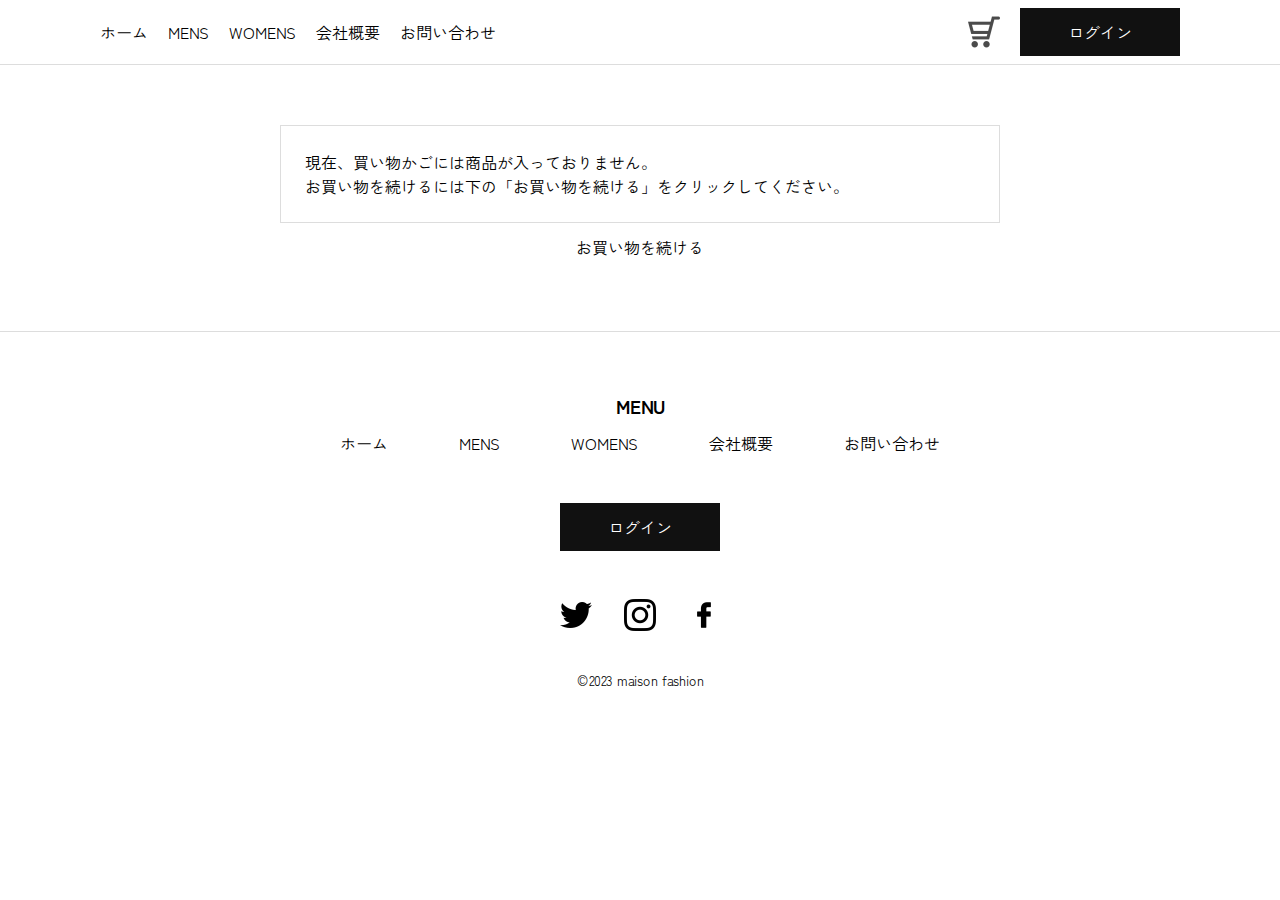
<file: cart.html>
<!DOCTYPE html>
<html lang="ja">
<head>
  <meta charset="UTF-8">
  <meta name="viewport" content="width=device-width, initial-scale=1.0">
  <title>masion Fashion</title>
  <link rel="stylesheet" href="style.css">
  <link rel="stylesheet" href="style.css">
  <link rel="preconnect" href="https://fonts.googleapis.com">
<link rel="preconnect" href="https://fonts.gstatic.com" crossorigin>
<link href="https://fonts.googleapis.com/css2?family=Zen+Kaku+Gothic+New:wght@500&display=swap" rel="stylesheet">
</head>
<body>
  <header>
    <nav>
      <ul>
        <li>
          <a href="index.html">ホーム</a>
        </li>
        <li>
          <a href="#" id="header-mens">MENS</a>
        </li>
        <li>
          <a href="#" id="header-womens">WOMENS</a>
        </li>
        <li>
          <a href="company.html">会社概要</a>
        </li>
        <li>
          <a href="contact.html">お問い合わせ</a>
        </li>
      </ul>
    </nav>
    <div id="header-open-mensmenu">
      <ul>
        <li>
          <a href="index.html#pickitem" id="pick-mensitem">ピックアイテム</a>
        </li>
        <li>
          <a href="mens.html">すべてのアイテム</a>
        </li>
      </ul>
    </div>
    <div id="header-open-womensmenu">
      <ul>
        <li>
          <a href="index.html#pickitem" id="pick-womensitem">ピックアイテム</a>
        </li>
        <li>
          <a href="womens.html">すべてのアイテム</a>
        </li>
      </ul>
    </div>

    <div id="hamburger">
      <div id="border1"></div>
      <div id="border2"></div>
    </div>
    <div id="open-menu">
      <ul>
        <li>
          <a href="index.html">ホーム</a>
        </li>
        <li>
          <a href="#" id="mens-sp">MENS</a>
        </li>
        <li>
          <a href="#" id="womens-sp">WOMENS</a>
        </li>
        <li>
          <a href="company.html">会社概要</a>
        </li>
        <li>
          <a href="contact.html">お問い合わせ</a>
        </li>
      </ul>
    </div>
    <div id="open-mensmenu">
      <ul>
        <li>
          <a href="index.html#pickitem" id="pick-mensitem-sp">ピックアイテム</a>
        </li>
        <li>
          <a href="mens.html">すべてのアイテム</a>
        </li>
      </ul>
    </div>
    <div id="open-womensmenu">
      <ul>
        <li>
          <a href="index.html#pickitem" id="pick-womensitem-sp">ピックアイテム</a>
        </li>
        <li>
          <a href="womens.html">すべてのアイテム</a>
        </li>
      </ul>
    </div>
    <div id="mask"></div>

    <div class="header-logmenu">
      <div class="header-cart">
        <a href="cart.html"><img src="cart.png" alt="" width="32" height="32"></a>
      </div>
      <div class="header-log">
        <a href="log.html">ログイン</a>
      </div>
    </div>
  </header>

  <main>
    <section class="cart-form">
      <div>
        <p>現在、買い物かごには商品が入っておりません。</p>
        <p>お買い物を続けるには下の「お買い物を続ける」をクリックしてください。</p>
      </div>
      <div>
        <a href="index.html">お買い物を続ける</a>
      </div>
    </section>
  </main>

  <footer>
    <div class="footer-menu">
      <h3>MENU</h3>
      <ul>
        <li>
          <a href="index.html">ホーム</a>
        </li>
        <li>
          <a href="mens.html">MENS</a>
        </li>
        <li>
          <a href="womens.html">WOMENS</a>
        </li>
        <li>
          <a href="company.html">会社概要</a>
        </li>
        <li>
          <a href="contact.html">お問い合わせ</a>
        </li>
      </ul>
    </div>
    <div class="footer-log">
      <a href="log.html">ログイン</a>
    </div>
    <div class="footer-sns">
      <ul>
        <li>
          <a href="#"><img src="twitter.png" alt="" width="32" height="32"></a>
        </li>
        <li>
          <a href="#"><img src="instagram.png" alt="" width="32" height="32"></a>
        </li>
        <li>
          <a href="#"><img src="facebook.png" alt="" width="32" height="32"></a>
        </li>
      </ul>
    </div>
    <div class="footer-copy">
      <small>&copy;2023 maison fashion</small>
    </div>
  </footer>

  <script src="main.js"></script>
</body>
</html>
</file>
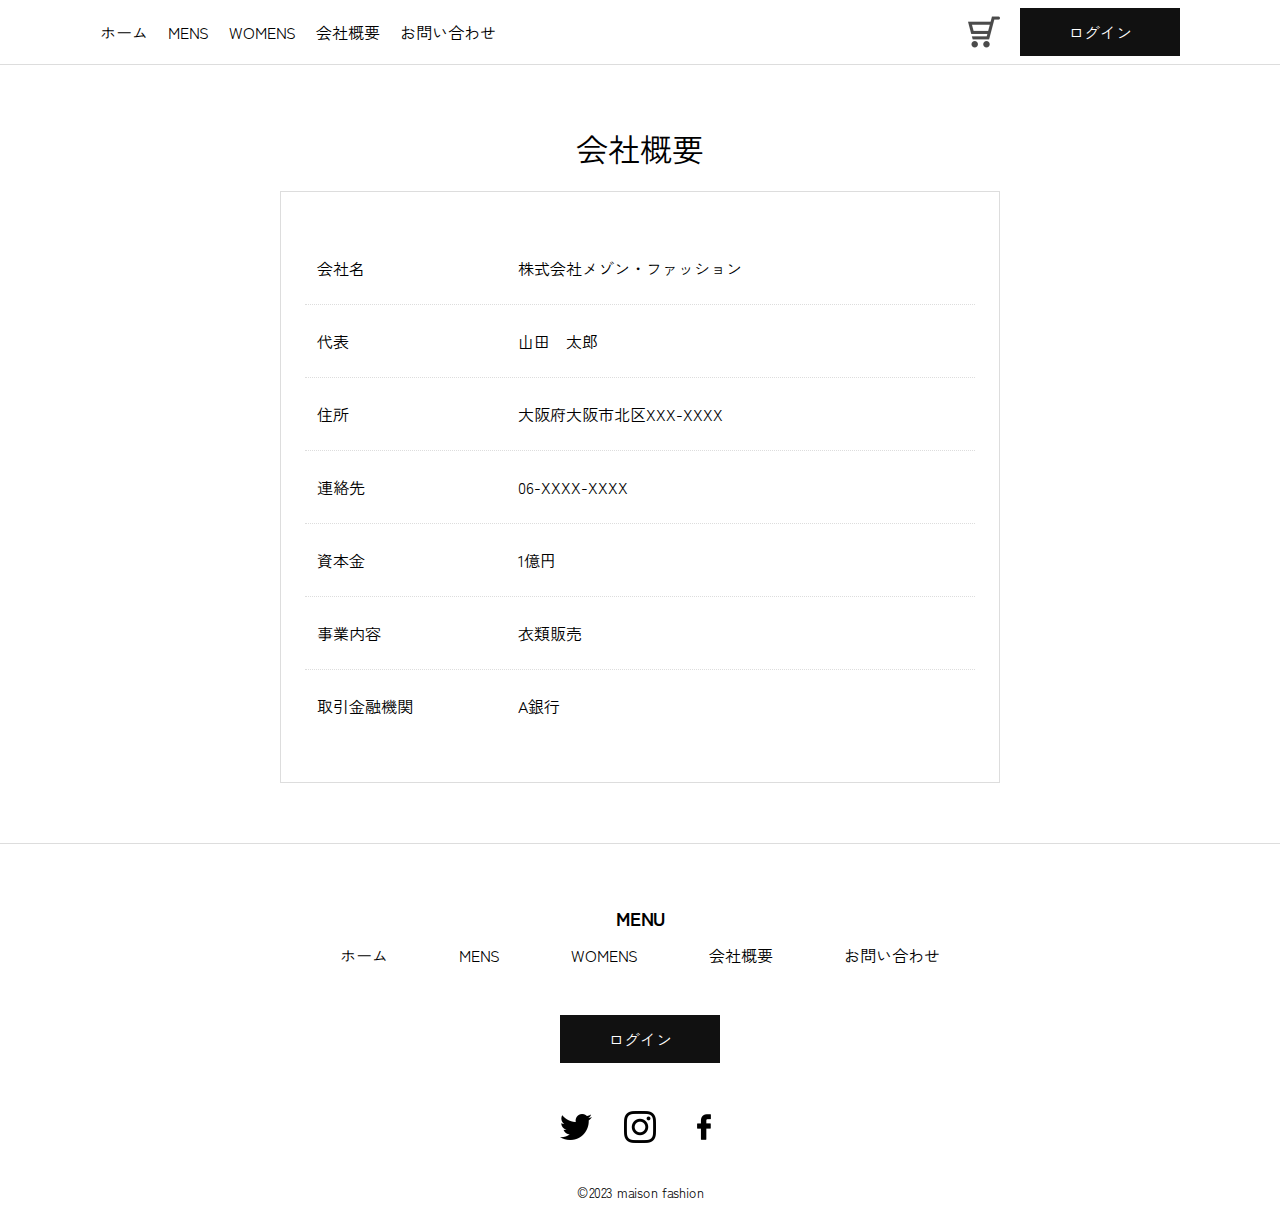
<file: company.html>
<!DOCTYPE html>
<html lang="ja">
<head>
  <meta charset="UTF-8">
  <meta name="viewport" content="width=device-width, initial-scale=1.0">
  <title>masion Fashion</title>
  <link rel="stylesheet" href="style.css">
  <link rel="stylesheet" href="style.css">
  <link rel="preconnect" href="https://fonts.googleapis.com">
<link rel="preconnect" href="https://fonts.gstatic.com" crossorigin>
<link href="https://fonts.googleapis.com/css2?family=Zen+Kaku+Gothic+New:wght@500&display=swap" rel="stylesheet">
</head>
<body>
  <header>
    <nav>
      <ul>
        <li>
          <a href="index.html">ホーム</a>
        </li>
        <li>
          <a href="#" id="header-mens">MENS</a>
        </li>
        <li>
          <a href="#" id="header-womens">WOMENS</a>
        </li>
        <li>
          <a href="company.html">会社概要</a>
        </li>
        <li>
          <a href="contact.html">お問い合わせ</a>
        </li>
      </ul>
    </nav>
    <div id="header-open-mensmenu">
      <ul>
        <li>
          <a href="index.html#pickitem" id="pick-mensitem">ピックアイテム</a>
        </li>
        <li>
          <a href="mens.html">すべてのアイテム</a>
        </li>
      </ul>
    </div>
    <div id="header-open-womensmenu">
      <ul>
        <li>
          <a href="index.html#pickitem" id="pick-womensitem">ピックアイテム</a>
        </li>
        <li>
          <a href="womens.html">すべてのアイテム</a>
        </li>
      </ul>
    </div>

    <div id="hamburger">
      <div id="border1"></div>
      <div id="border2"></div>
    </div>
    <div id="open-menu">
      <ul>
        <li>
          <a href="index.html">ホーム</a>
        </li>
        <li>
          <a href="#" id="mens-sp">MENS</a>
        </li>
        <li>
          <a href="#" id="womens-sp">WOMENS</a>
        </li>
        <li>
          <a href="company.html">会社概要</a>
        </li>
        <li>
          <a href="contact.html">お問い合わせ</a>
        </li>
      </ul>
    </div>
    <div id="open-mensmenu">
      <ul>
        <li>
          <a href="index.html#pickitem" id="pick-mensitem-sp">ピックアイテム</a>
        </li>
        <li>
          <a href="mens.html">すべてのアイテム</a>
        </li>
      </ul>
    </div>
    <div id="open-womensmenu">
      <ul>
        <li>
          <a href="index.html#pickitem" id="pick-womensitem-sp">ピックアイテム</a>
        </li>
        <li>
          <a href="womens.html">すべてのアイテム</a>
        </li>
      </ul>
    </div>
    <div id="mask"></div>

    <div class="header-logmenu">
      <div class="header-cart">
        <a href="cart.html"><img src="cart.png" alt="" width="32" height="32"></a>
      </div>
      <div class="header-log">
        <a href="log.html">ログイン</a>
      </div>
    </div>
  </header>

  <main>
    <section class="company">
      <h2>会社概要</h2>
      <div>
        <dl>
          <div>
            <dt>会社名</dt>
            <dd>株式会社メゾン・ファッション</dd>
          </div>
          <div>
            <dt>代表</dt>
            <dd>山田　太郎</dd>
          </div>
          <div>
            <dt>住所</dt>
            <dd>大阪府大阪市北区XXX-XXXX</dd>
          </div>
          <div>
            <dt>連絡先</dt>
            <dd>06-XXXX-XXXX</dd>
          </div>
          <div>
            <dt>資本金</dt>
            <dd>1億円</dd>
          </div>
          <div>
            <dt>事業内容</dt>
            <dd>衣類販売</dd>
          </div>
          <div>
            <dt>取引金融機関</dt>
            <dd>A銀行</dd>
          </div>
        </dl>
      </div>
    </section>
  </main>

  <footer>
    <div class="footer-menu">
      <h3>MENU</h3>
      <ul>
        <li>
          <a href="index.html">ホーム</a>
        </li>
        <li>
          <a href="mens.html">MENS</a>
        </li>
        <li>
          <a href="womens.html">WOMENS</a>
        </li>
        <li>
          <a href="company.html">会社概要</a>
        </li>
        <li>
          <a href="contact.html">お問い合わせ</a>
        </li>
      </ul>
    </div>
    <div class="footer-log">
      <a href="log.html">ログイン</a>
    </div>
    <div class="footer-sns">
      <ul>
        <li>
          <a href="#"><img src="twitter.png" alt="" width="32" height="32"></a>
        </li>
        <li>
          <a href="#"><img src="instagram.png" alt="" width="32" height="32"></a>
        </li>
        <li>
          <a href="#"><img src="facebook.png" alt="" width="32" height="32"></a>
        </li>
      </ul>
    </div>
    <div class="footer-copy">
      <small>&copy;2023 maison fashion</small>
    </div>
  </footer>

  <script src="main.js"></script>
</body>
</html>
</file>
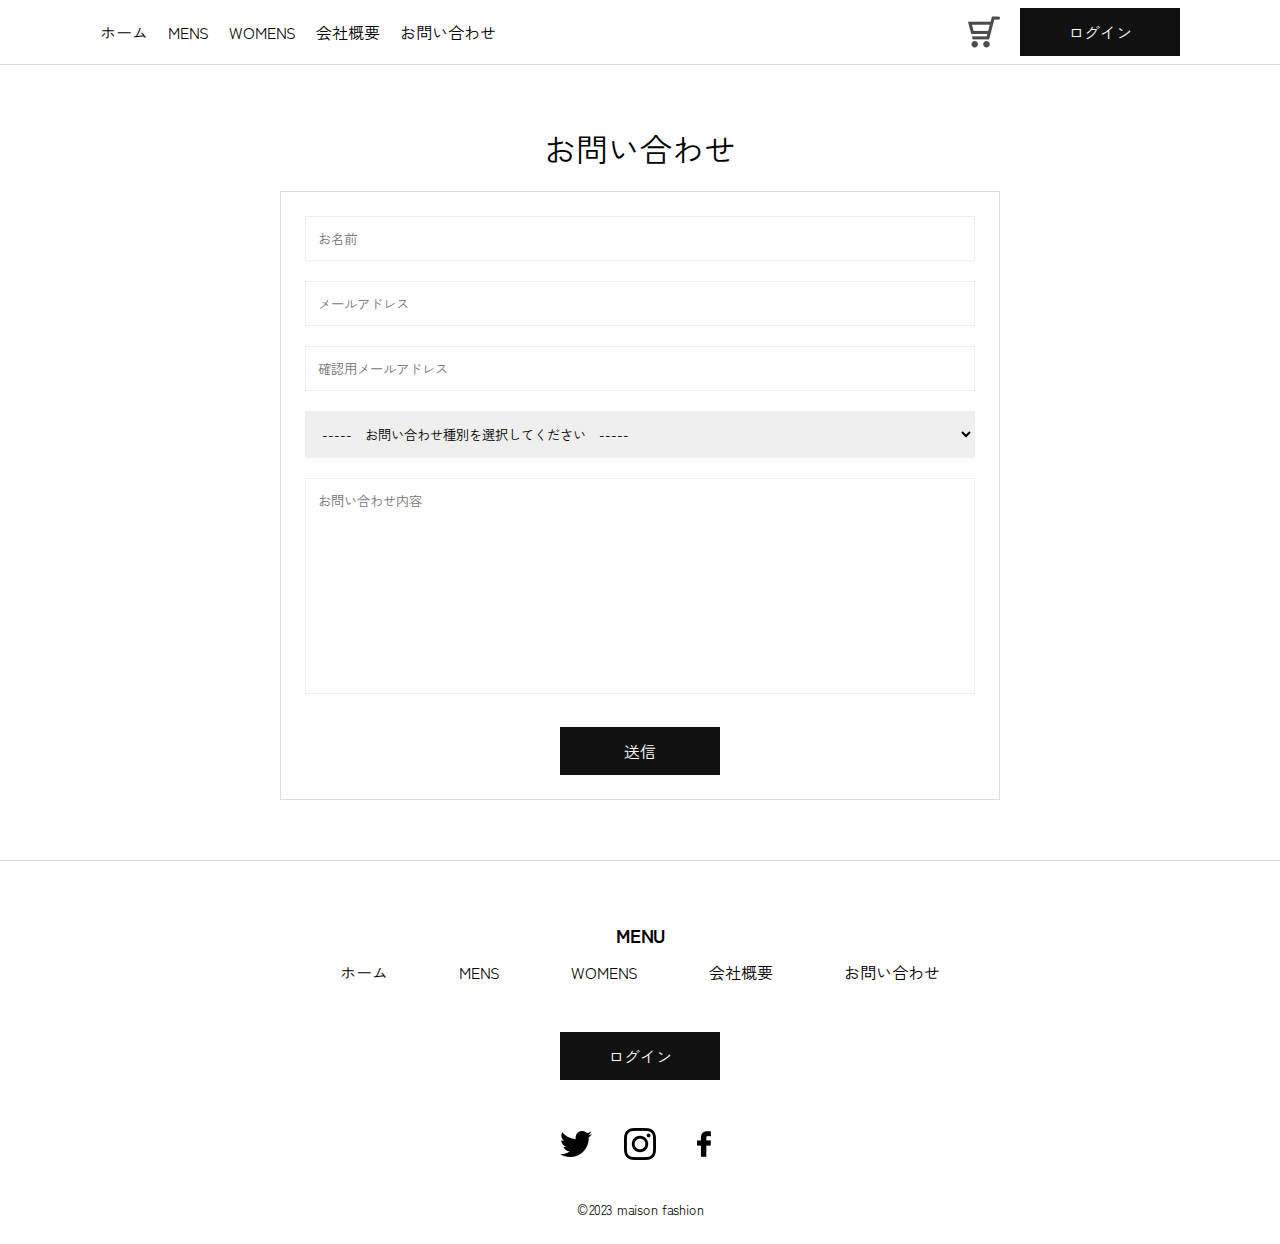
<file: contact.html>
<!DOCTYPE html>
<html lang="ja">
<head>
  <meta charset="UTF-8">
  <meta name="viewport" content="width=device-width, initial-scale=1.0">
  <title>masion Fashion</title>
  <link rel="stylesheet" href="style.css">
  <link rel="stylesheet" href="style.css">
  <link rel="preconnect" href="https://fonts.googleapis.com">
<link rel="preconnect" href="https://fonts.gstatic.com" crossorigin>
<link href="https://fonts.googleapis.com/css2?family=Zen+Kaku+Gothic+New:wght@500&display=swap" rel="stylesheet">
</head>
<body>
  <header>
    <nav>
      <ul>
        <li>
          <a href="index.html">ホーム</a>
        </li>
        <li>
          <a href="#" id="header-mens">MENS</a>
        </li>
        <li>
          <a href="#" id="header-womens">WOMENS</a>
        </li>
        <li>
          <a href="company.html">会社概要</a>
        </li>
        <li>
          <a href="contact.html">お問い合わせ</a>
        </li>
      </ul>
    </nav>
    <div id="header-open-mensmenu">
      <ul>
        <li>
          <a href="index.html#pickitem" id="pick-mensitem">ピックアイテム</a>
        </li>
        <li>
          <a href="mens.html">すべてのアイテム</a>
        </li>
      </ul>
    </div>
    <div id="header-open-womensmenu">
      <ul>
        <li>
          <a href="index.html#pickitem" id="pick-womensitem">ピックアイテム</a>
        </li>
        <li>
          <a href="womens.html">すべてのアイテム</a>
        </li>
      </ul>
    </div>

    <div id="hamburger">
      <div id="border1"></div>
      <div id="border2"></div>
    </div>
    <div id="open-menu">
      <ul>
        <li>
          <a href="index.html">ホーム</a>
        </li>
        <li>
          <a href="#" id="mens-sp">MENS</a>
        </li>
        <li>
          <a href="#" id="womens-sp">WOMENS</a>
        </li>
        <li>
          <a href="company.html">会社概要</a>
        </li>
        <li>
          <a href="contact.html">お問い合わせ</a>
        </li>
      </ul>
    </div>
    <div id="open-mensmenu">
      <ul>
        <li>
          <a href="index.html#pickitem" id="pick-mensitem-sp">ピックアイテム</a>
        </li>
        <li>
          <a href="mens.html">すべてのアイテム</a>
        </li>
      </ul>
    </div>
    <div id="open-womensmenu">
      <ul>
        <li>
          <a href="index.html#pickitem" id="pick-womensitem-sp">ピックアイテム</a>
        </li>
        <li>
          <a href="womens.html">すべてのアイテム</a>
        </li>
      </ul>
    </div>
    <div id="mask"></div>

    <div class="header-logmenu">
      <div class="header-cart">
        <a href="cart.html"><img src="cart.png" alt="" width="32" height="32"></a>
      </div>
      <div class="header-log">
        <a href="log.html">ログイン</a>
      </div>
    </div>
  </header>

  <main>
    <section class="contact-form">
      <h2>お問い合わせ</h2>
      <div>
        <input type="text" name="name" placeholder="お名前">
        <input type="email" name="email" placeholder="メールアドレス">
        <input type="email" name="confirmed-email" placeholder="確認用メールアドレス">
        <select name="reason">
          <option selected>-----　お問い合わせ種別を選択してください　-----</option>
          <option>商品が届かない</option>
          <option>商品を返品したい</option>
          <option>間違って注文した</option>
          <option>登録内容を変更したい</option>
          <option>その他</option>
        </select>
        <textarea name="content" cols="30" rows="10" placeholder="お問い合わせ内容 "></textarea>
        <div class="button" id="contact-button">送信</div>
      </div>
    </section>
  </main>

  <footer>
    <div class="footer-menu">
      <h3>MENU</h3>
      <ul>
        <li>
          <a href="index.html">ホーム</a>
        </li>
        <li>
          <a href="mens.html">MENS</a>
        </li>
        <li>
          <a href="womens.html">WOMENS</a>
        </li>
        <li>
          <a href="company.html">会社概要</a>
        </li>
        <li>
          <a href="contact.html">お問い合わせ</a>
        </li>
      </ul>
    </div>
    <div class="footer-log">
      <a href="log.html">ログイン</a>
    </div>
    <div class="footer-sns">
      <ul>
        <li>
          <a href="#"><img src="twitter.png" alt="" width="32" height="32"></a>
        </li>
        <li>
          <a href="#"><img src="instagram.png" alt="" width="32" height="32"></a>
        </li>
        <li>
          <a href="#"><img src="facebook.png" alt="" width="32" height="32"></a>
        </li>
      </ul>
    </div>
    <div class="footer-copy">
      <small>&copy;2023 maison fashion</small>
    </div>
  </footer>

  <script src="main.js"></script>
</body>
</html>
</file>
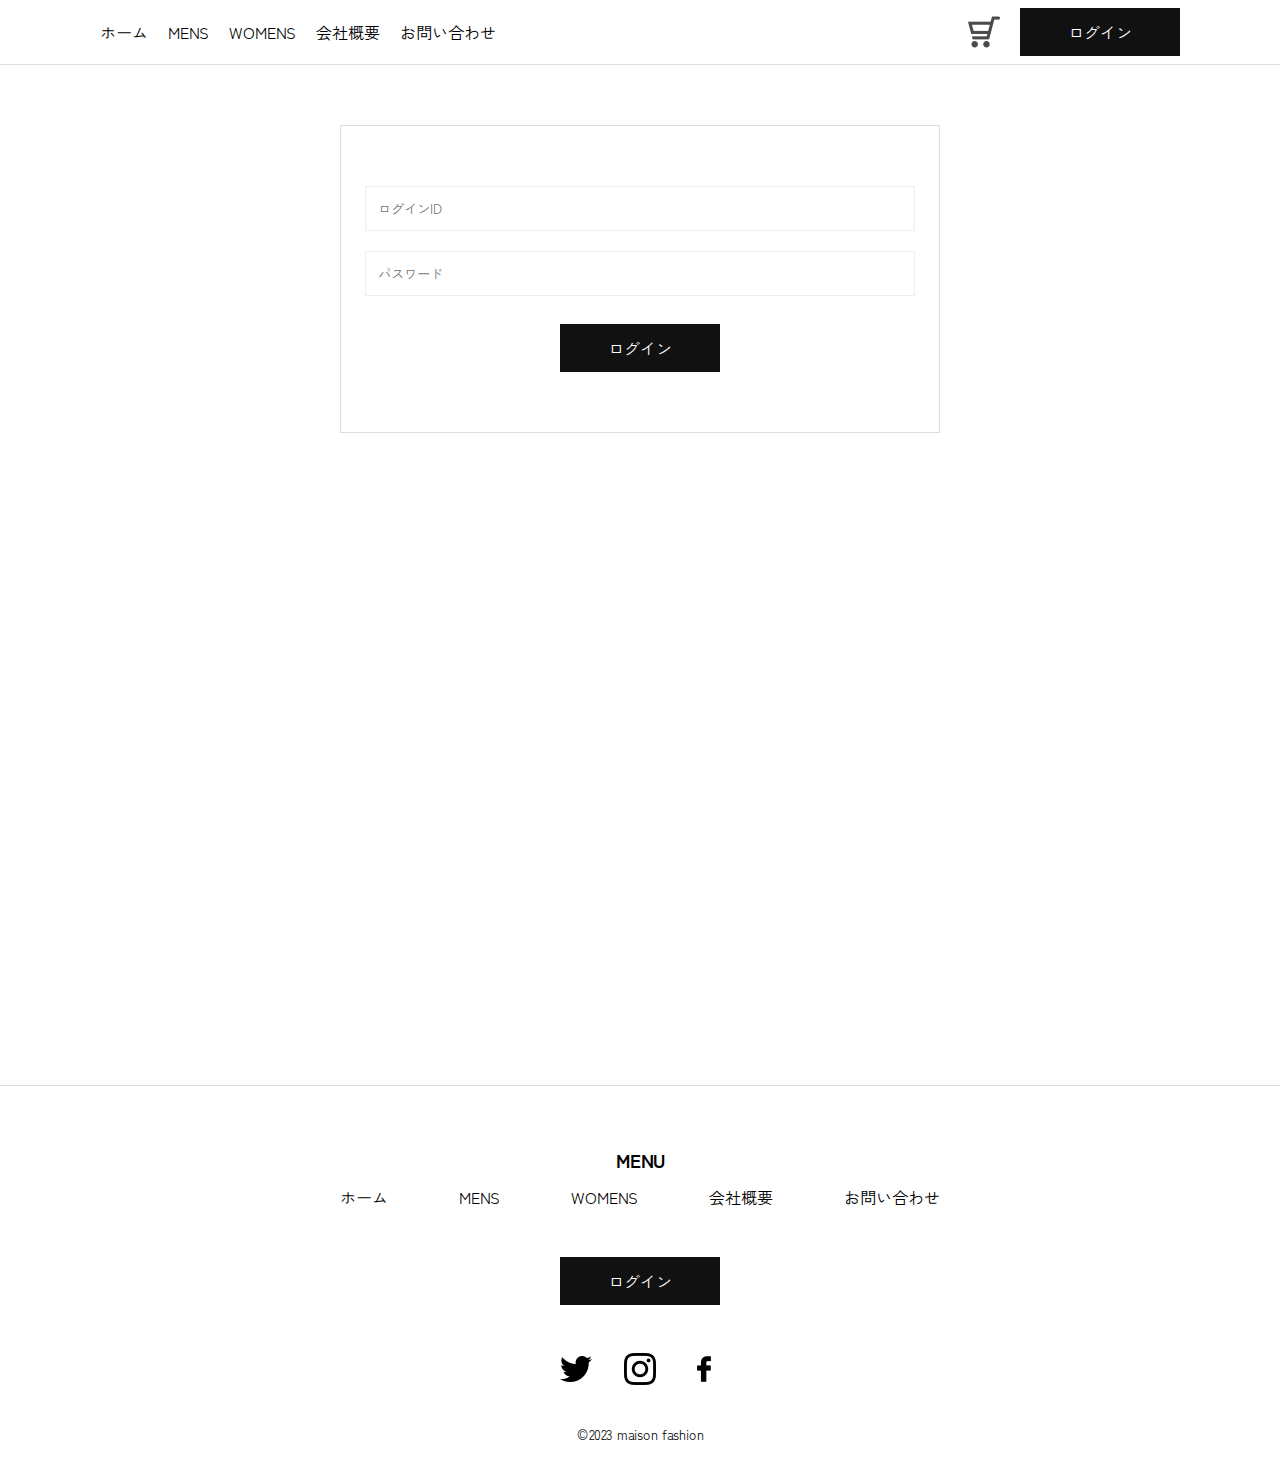
<file: log.html>
<!DOCTYPE html>
<html lang="ja">
<head>
  <meta charset="UTF-8">
  <meta name="viewport" content="width=device-width, initial-scale=1.0">
  <title>masion Fashion</title>
  <link rel="stylesheet" href="style.css">
  <link rel="stylesheet" href="style.css">
  <link rel="preconnect" href="https://fonts.googleapis.com">
<link rel="preconnect" href="https://fonts.gstatic.com" crossorigin>
<link href="https://fonts.googleapis.com/css2?family=Zen+Kaku+Gothic+New:wght@500&display=swap" rel="stylesheet">
</head>
<body>
  <header>
    <nav>
      <ul>
        <li>
          <a href="index.html">ホーム</a>
        </li>
        <li>
          <a href="#" id="header-mens">MENS</a>
        </li>
        <li>
          <a href="#" id="header-womens">WOMENS</a>
        </li>
        <li>
          <a href="company.html">会社概要</a>
        </li>
        <li>
          <a href="contact.html">お問い合わせ</a>
        </li>
      </ul>
    </nav>
    <div id="header-open-mensmenu">
      <ul>
        <li>
          <a href="index.html#pickitem" id="pick-mensitem">ピックアイテム</a>
        </li>
        <li>
          <a href="mens.html">すべてのアイテム</a>
        </li>
      </ul>
    </div>
    <div id="header-open-womensmenu">
      <ul>
        <li>
          <a href="index.html#pickitem" id="pick-womensitem">ピックアイテム</a>
        </li>
        <li>
          <a href="womens.html">すべてのアイテム</a>
        </li>
      </ul>
    </div>

    <div id="hamburger">
      <div id="border1"></div>
      <div id="border2"></div>
    </div>
    <div id="open-menu">
      <ul>
        <li>
          <a href="index.html">ホーム</a>
        </li>
        <li>
          <a href="#" id="mens-sp">MENS</a>
        </li>
        <li>
          <a href="#" id="womens-sp">WOMENS</a>
        </li>
        <li>
          <a href="company.html">会社概要</a>
        </li>
        <li>
          <a href="contact.html">お問い合わせ</a>
        </li>
      </ul>
    </div>
    <div id="open-mensmenu">
      <ul>
        <li>
          <a href="index.html#pickitem" id="pick-mensitem-sp">ピックアイテム</a>
        </li>
        <li>
          <a href="mens.html">すべてのアイテム</a>
        </li>
      </ul>
    </div>
    <div id="open-womensmenu">
      <ul>
        <li>
          <a href="index.html#pickitem" id="pick-womensitem-sp">ピックアイテム</a>
        </li>
        <li>
          <a href="womens.html">すべてのアイテム</a>
        </li>
      </ul>
    </div>
    <div id="mask"></div>

    <div class="header-logmenu">
      <div class="header-cart">
        <a href="cart.html"><img src="cart.png" alt="" width="32" height="32"></a>
      </div>
      <div class="header-log">
        <a href="log.html">ログイン</a>
      </div>
    </div>
  </header>

  <main>
    <section class="login-form">
      <div>
        <input type="text" name="id" placeholder="ログインID">
        <input type="password" name="password" placeholder="パスワード">
        <div class="button" id="login-button">ログイン</div>
      </div>
    </section>
  </main>

  <footer>
    <div class="footer-menu">
      <h3>MENU</h3>
      <ul>
        <li>
          <a href="index.html">ホーム</a>
        </li>
        <li>
          <a href="mens.html">MENS</a>
        </li>
        <li>
          <a href="womens.html">WOMENS</a>
        </li>
        <li>
          <a href="company.html">会社概要</a>
        </li>
        <li>
          <a href="contact.html">お問い合わせ</a>
        </li>
      </ul>
    </div>
    <div class="footer-log">
      <a href="log.html">ログイン</a>
    </div>
    <div class="footer-sns">
      <ul>
        <li>
          <a href="#"><img src="twitter.png" alt="" width="32" height="32"></a>
        </li>
        <li>
          <a href="#"><img src="instagram.png" alt="" width="32" height="32"></a>
        </li>
        <li>
          <a href="#"><img src="facebook.png" alt="" width="32" height="32"></a>
        </li>
      </ul>
    </div>
    <div class="footer-copy">
      <small>&copy;2023 maison fashion</small>
    </div>
  </footer>

  <script src="main.js"></script>
</body>
</html>
</file>
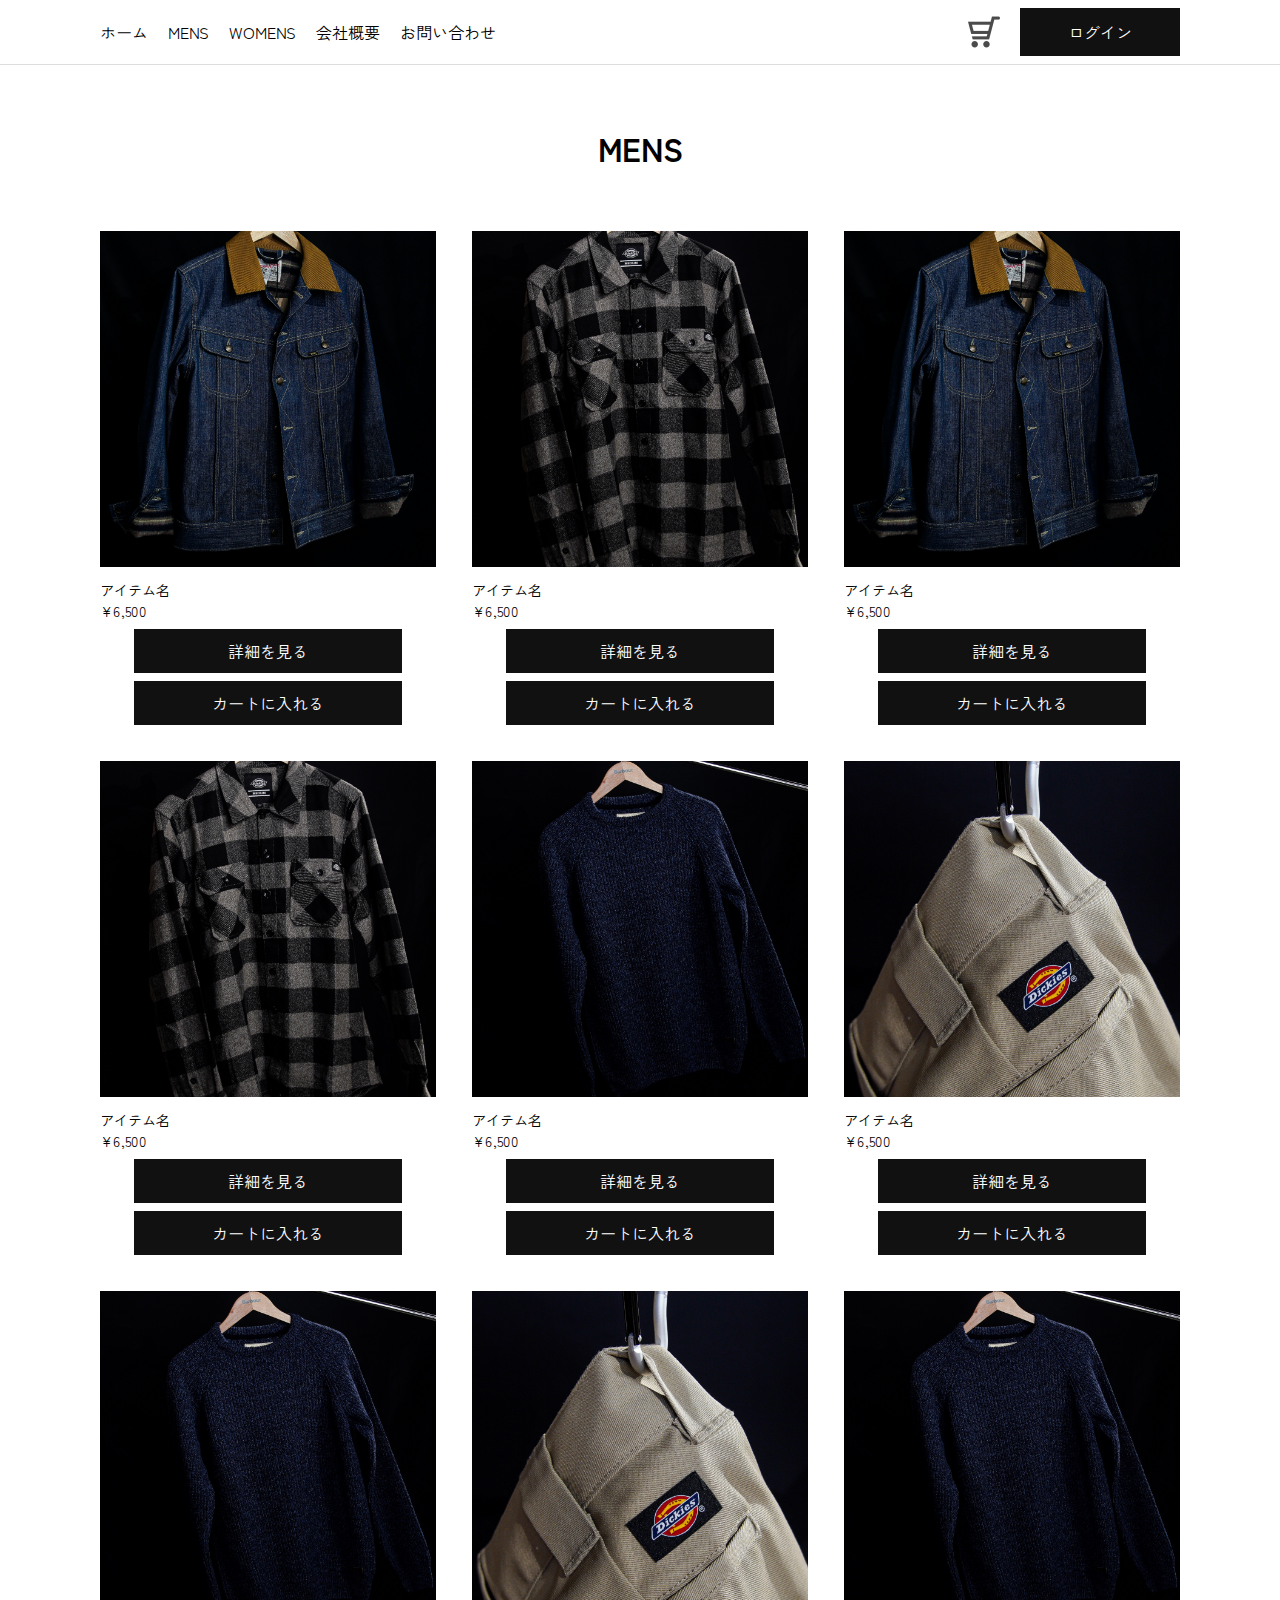
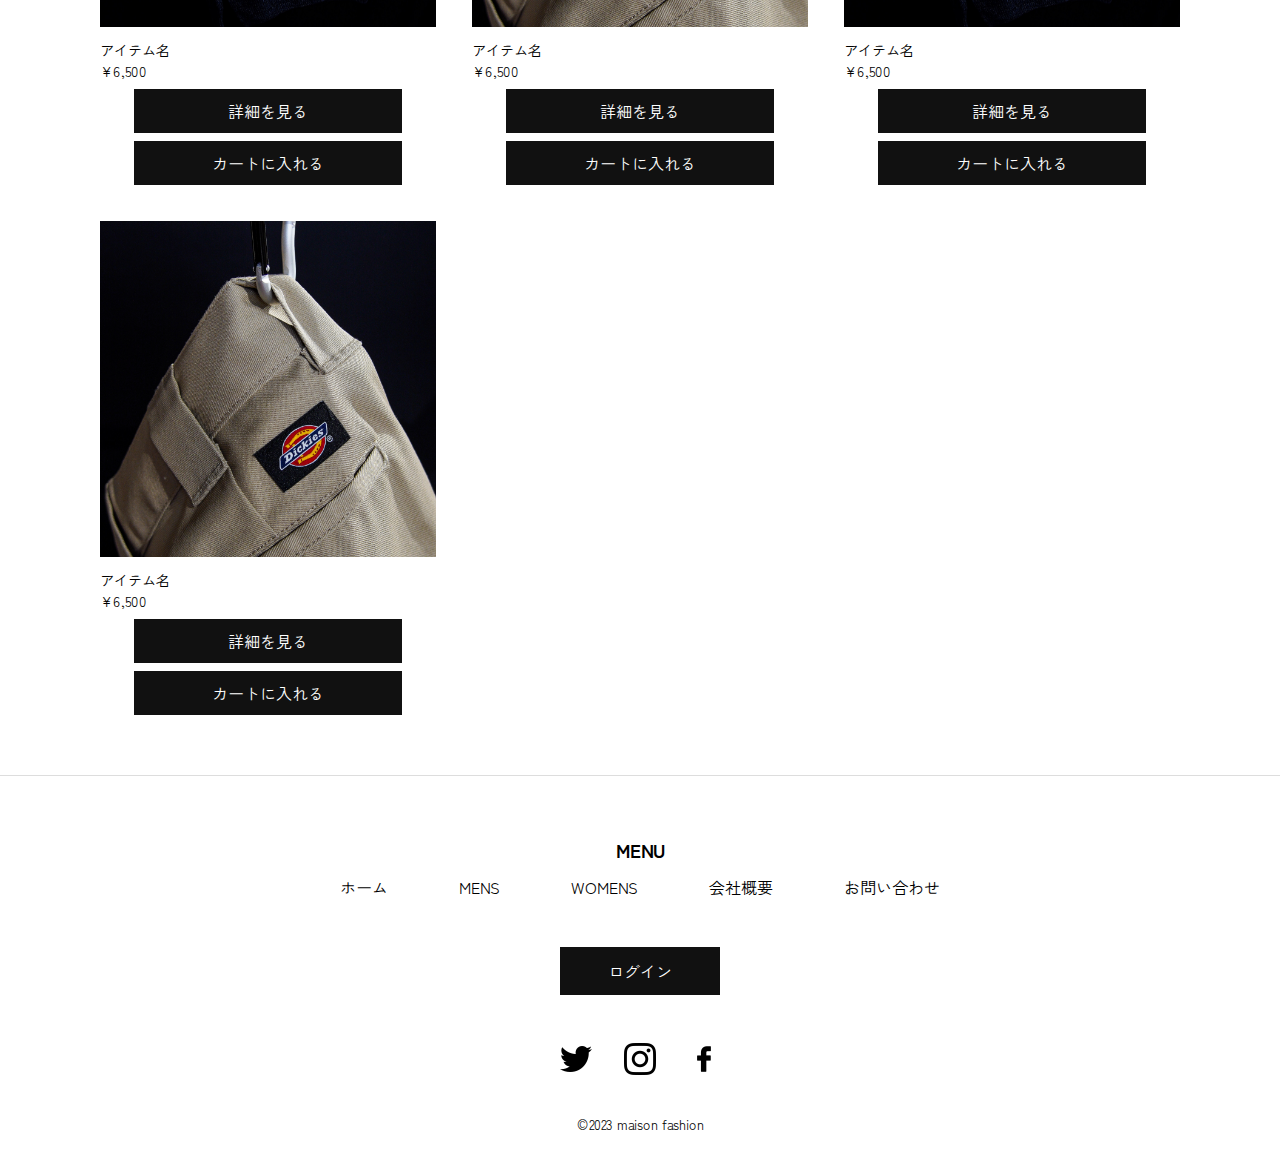
<file: mens.html>
<!DOCTYPE html>
<html lang="ja">
<head>
  <meta charset="UTF-8">
  <meta name="viewport" content="width=device-width, initial-scale=1.0">
  <title>masion Fashion</title>
  <link rel="stylesheet" href="style.css">
  <link rel="stylesheet" href="fashion.css">
  <link rel="stylesheet" href="style.css">
  <link rel="preconnect" href="https://fonts.googleapis.com">
<link rel="preconnect" href="https://fonts.gstatic.com" crossorigin>
<link href="https://fonts.googleapis.com/css2?family=Zen+Kaku+Gothic+New:wght@500&display=swap" rel="stylesheet">
</head>
<body>
  <header>
    <nav>
      <ul>
        <li>
          <a href="index.html">ホーム</a>
        </li>
        <li>
          <a href="#" id="header-mens">MENS</a>
        </li>
        <li>
          <a href="#" id="header-womens">WOMENS</a>
        </li>
        <li>
          <a href="company.html">会社概要</a>
        </li>
        <li>
          <a href="contact.html">お問い合わせ</a>
        </li>
      </ul>
    </nav>
    <div id="header-open-mensmenu">
      <ul>
        <li>
          <a href="index.html#pickitem" id="pick-mensitem">ピックアイテム</a>
        </li>
        <li>
          <a href="mens.html">すべてのアイテム</a>
        </li>
      </ul>
    </div>
    <div id="header-open-womensmenu">
      <ul>
        <li>
          <a href="index.html#pickitem" id="pick-womensitem">ピックアイテム</a>
        </li>
        <li>
          <a href="womens.html">すべてのアイテム</a>
        </li>
      </ul>
    </div>

    <div id="hamburger">
      <div id="border1"></div>
      <div id="border2"></div>
    </div>
    <div id="open-menu">
      <ul>
        <li>
          <a href="index.html">ホーム</a>
        </li>
        <li>
          <a href="#" id="mens-sp">MENS</a>
        </li>
        <li>
          <a href="#" id="womens-sp">WOMENS</a>
        </li>
        <li>
          <a href="company.html">会社概要</a>
        </li>
        <li>
          <a href="contact.html">お問い合わせ</a>
        </li>
      </ul>
    </div>
    <div id="open-mensmenu">
      <ul>
        <li>
          <a href="index.html#pickitem" id="pick-mensitem-sp">ピックアイテム</a>
        </li>
        <li>
          <a href="mens.html">すべてのアイテム</a>
        </li>
      </ul>
    </div>
    <div id="open-womensmenu">
      <ul>
        <li>
          <a href="index.html#pickitem" id="pick-womensitem-sp">ピックアイテム</a>
        </li>
        <li>
          <a href="womens.html">すべてのアイテム</a>
        </li>
      </ul>
    </div>
    <div id="mask"></div>

    <div class="header-logmenu">
      <div class="header-cart">
        <a href="cart.html"><img src="cart.png" alt="" width="32" height="32"></a>
      </div>
      <div class="header-log">
        <a href="log.html">ログイン</a>
      </div>
    </div>
  </header>

  <main>
    <section class="mens-allitem">
        <h2>MENS</h2>
        <div>
          <ul>
            <li>
              <div>
                <a href="#"><img src="men1.jpg" alt=""></a>
                <p>アイテム名</p>
                <p>¥6,500</p>
              </div>
              <div class="fashion-detail">
                <a href="#">詳細を見る</a>
              </div>
              <div class="fashion-cart">
                <a href="#">カートに入れる</a>
              </div>
            </li>
            <li>
              <div>
                <a href="#"><img src="men2.jpg" alt=""></a>
                <p>アイテム名</p>
                <p>¥6,500</p>
              </div>
              <div class="fashion-detail">
                <a href="#">詳細を見る</a>
              </div>
              <div class="fashion-cart">
                <a href="#">カートに入れる</a>
              </div>
            </li>
            <li>
              <div>
                <a href="#"><img src="men1.jpg" alt=""></a>
                <p>アイテム名</p>
                <p>¥6,500</p>
              </div>
              <div class="fashion-detail">
                <a href="#">詳細を見る</a>
              </div>
              <div class="fashion-cart">
                <a href="#">カートに入れる</a>
              </div>
            </li>
            <li>
              <div>
                <a href="#"><img src="men2.jpg" alt=""></a>
                <p>アイテム名</p>
                <p>¥6,500</p>
              </div>
              <div class="fashion-detail">
                <a href="#">詳細を見る</a>
              </div>
              <div class="fashion-cart">
                <a href="#">カートに入れる</a>
              </div>
            </li>
            <li>
              <div>
                <a href="#"><img src="men3.jpg" alt=""></a>
                <p>アイテム名</p>
                <p>¥6,500</p>
              </div>
              <div class="fashion-detail">
                <a href="#">詳細を見る</a>
              </div>
              <div class="fashion-cart">
                <a href="#">カートに入れる</a>
              </div>
            </li>
            <li>
              <div>
                <a href="#"><img src="men4.jpg" alt=""></a>
                <p>アイテム名</p>
                <p>¥6,500</p>
              </div>
              <div class="fashion-detail">
                <a href="#">詳細を見る</a>
              </div>
              <div class="fashion-cart">
                <a href="#">カートに入れる</a>
              </div>
            </li>
            <li>
              <div>
                <a href="#"><img src="men3.jpg" alt=""></a>
                <p>アイテム名</p>
                <p>¥6,500</p>
              </div>
              <div class="fashion-detail">
                <a href="#">詳細を見る</a>
              </div>
              <div class="fashion-cart">
                <a href="#">カートに入れる</a>
              </div>
            </li>
            <li>
              <div>
                <a href="#"><img src="men4.jpg" alt=""></a>
                <p>アイテム名</p>
                <p>¥6,500</p>
              </div>
              <div class="fashion-detail">
                <a href="#">詳細を見る</a>
              </div>
              <div class="fashion-cart">
                <a href="#">カートに入れる</a>
              </div>
            </li>
            <li>
              <div>
                <a href="#"><img src="men3.jpg" alt=""></a>
                <p>アイテム名</p>
                <p>¥6,500</p>
              </div>
              <div class="fashion-detail">
                <a href="#">詳細を見る</a>
              </div>
              <div class="fashion-cart">
                <a href="#">カートに入れる</a>
              </div>
            </li>
            <li>
              <div>
                <a href="#"><img src="men4.jpg" alt=""></a>
                <p>アイテム名</p>
                <p>¥6,500</p>
              </div>
              <div class="fashion-detail">
                <a href="#">詳細を見る</a>
              </div>
              <div class="fashion-cart">
                <a href="#">カートに入れる</a>
              </div>
            </li>
          </ul>
        </div>
      </div>
    </section>
  </main>

  <footer>
    <div class="footer-menu">
      <h3>MENU</h3>
      <ul>
        <li>
          <a href="index.html">ホーム</a>
        </li>
        <li>
          <a href="mens.html">MENS</a>
        </li>
        <li>
          <a href="womens.html">WOMENS</a>
        </li>
        <li>
          <a href="company.html">会社概要</a>
        </li>
        <li>
          <a href="contact.html">お問い合わせ</a>
        </li>
      </ul>
    </div>
    <div class="footer-log">
      <a href="log.html">ログイン</a>
    </div>
    <div class="footer-sns">
      <ul>
        <li>
          <a href="#"><img src="twitter.png" alt="" width="32" height="32"></a>
        </li>
        <li>
          <a href="#"><img src="instagram.png" alt="" width="32" height="32"></a>
        </li>
        <li>
          <a href="#"><img src="facebook.png" alt="" width="32" height="32"></a>
        </li>
      </ul>
    </div>
    <div class="footer-copy">
      <small>&copy;2023 maison fashion</small>
    </div>
  </footer>

  <script src="main.js"></script>
</body>
</html>
</file>
<file: style.css>
@charset "utf-8";

* {
  margin: 0;
  padding: 0;
  box-sizing: border-box;
  font-family: 'Zen Kaku Gothic New', sans-serif;
}
ul {
  list-style: none;
}
a {
  text-decoration: none;
  color: inherit;
}
img {
  vertical-align: bottom;
}
html {
  scroll-behavior: smooth;
}

/* =============================================
header common
============================================= */
header {
  width: min(100% - 40px,1080px);
  margin: 0 auto;
  height: 64px;
  display: flex;
  justify-content: space-between;
  align-items: center;
}
header .header-logmenu {
  display: flex;
  gap: 20px;
  align-items: center;
  justify-content: space-between;
}
header .header-logmenu .header-cart a img {
  cursor: pointer;
  transition: all .3s;
}
header .header-logmenu .header-cart a img:hover {
  opacity: .6;
  scale: 1.1;
}
header .header-logmenu .header-log {
  width: 160px;
  text-align: center;
  background: #111;
  transition: all .3s;
}
header .header-logmenu .header-log a {
  display: block;
  height: 100%;
  width: 100%;
  padding: 12px 0;
  background: #111;
  color: #fff;
  cursor: pointer;
}
header .header-logmenu .header-log:hover {
  opacity: .6;
  scale: 1.1;
}
/* =============================================
header nav
============================================= */
header {
  position: relative;
}
header nav {
  display: none;
}
header nav ul {
  display: flex;
  align-items: center;
  gap: 20px;
}
header nav ul li{
  transition: all .3s;
}
header nav ul li:hover {
  opacity: .6;
  scale: 1.2;
}
header #header-open-mensmenu {
  display: none;
  opacity: 0;
  pointer-events: none;
  position: absolute;
  top: 64px;
  left: 48px;
  width: 200px;
  height: 160px;
  background: #fff;
  transition: opacity .3s;
  z-index: 3;
}
header #header-open-mensmenu.show {
  opacity: 1;
  pointer-events: all;
}
header #header-open-mensmenu ul {
  padding: 0 20px;
}
header #header-open-mensmenu ul li {
  width: 100%;
  margin-top: 20px;
}
header #header-open-mensmenu ul li a {
  width: 100%;
  padding: 12px 0;
  display: block;
  transition: all .3s;
}
header #header-open-mensmenu ul li a:hover {
  background: #ddd;
  opacity: .6;
  scale: 1.1;
}
header #header-open-womensmenu {
  opacity: 0;
  display: none;
  pointer-events: none;
  position: absolute;
  top: 64px;
  left: 120px;
  width: 200px;
  height: 160px;
  background: #fff;
  transition: opacity .3s;
  z-index: 3;
}
header #header-open-womensmenu.show {
  opacity: 1;
  pointer-events: all;
}
header #header-open-womensmenu ul {
  padding: 0 20px;
}
header #header-open-womensmenu ul li {
  width: 100%;
  margin-top: 20px;
}
header #header-open-womensmenu ul li a {
  width: 100%;
  padding: 12px 0;
  display: block;
  transition: all .3s;
}
header #header-open-womensmenu ul li a:hover {
  background: #ddd;
  opacity: .6;
  scale: 1.1;
}


/* =============================================
header hamburger
============================================= */
header #hamburger {
  width: 56px;
  height: 56px;
  background: #fff;
  border-radius: 8px;
  position: relative;
  cursor: pointer;
  z-index: 3;
}
header #hamburger #border1 {
  width: 40px;
  height: 3px;
  background: #111;
  position: absolute;
  top: 30%;
  left: 50%;
  transform: translateX(-50%);
  transition: transform .3s;
}
header #hamburger #border1.show {
  transform: rotate(-45deg) translate(-20px, -8px);
}
header #hamburger #border2 {
  width: 40px;
  height: 3px;
  background: #111;
  position: absolute;
  bottom: 30%;
  left: 50%;
  transform: translateX(-50%);
  transition: transform .3s;
}
header #hamburger #border2.show {
  transform: rotate(45deg) translate(-20px, 4px);
}
header #open-menu {
  position: fixed;
  top: 64px;
  left: -50%;
  width: 200px;
  height: 100vh;
  background: #fff;
  opacity: 0;
  z-index: 3;
  transition: all .3s;
}
header #open-menu.show {
  left: 0;
  opacity: 1;
}
header #open-menu ul {
  padding: 0 20px;
}
header #open-menu ul li {
  width: 100%;
  margin-top: 20px;
}
header #open-menu ul li a {
  width: 100%;
  padding: 12px 0;
  display: block;
  transition: all .3s;
}
header #open-menu ul li a:hover {
  background: #ddd;
  opacity: .6;
  scale: 1.1;
}
header #open-mensmenu {
  opacity: 0;
  pointer-events: none;
  position: fixed;
  top: 128px;
  left: 200px;
  width: 200px;
  height: 160px;
  background: #fff;
  border: 1px solid #eee;
  transition: opacity .3s;
  z-index: 3;
}
header #open-mensmenu.show {
  opacity: 1;
  pointer-events: all;
}
header #open-mensmenu ul {
  padding: 0 20px;
}
header #open-mensmenu ul li {
  width: 100%;
  margin-top: 20px;
}
header #open-mensmenu ul li a {
  width: 100%;
  padding: 12px 0;
  display: block;
  transition: all .3s;
}
header #open-mensmenu ul li a:hover {
  background: #ddd;
  opacity: .6;
  scale: 1.1;
}
header #open-womensmenu {
  opacity: 0;
  pointer-events: none;
  position: fixed;
  top: 200px;
  left: 200px;
  width: 200px;
  height: 160px;
  background: #fff;
  border: 1px solid #eee;
  transition: opacity .3s;
  z-index: 3;
}
header #open-womensmenu.show {
  opacity: 1;
  pointer-events: all;
}
header #open-womensmenu ul {
  padding: 0 20px;
}
header #open-womensmenu ul li {
  width: 100%;
  margin-top: 20px;
}
header #open-womensmenu ul li a {
  width: 100%;
  padding: 12px 0;
  display: block;
  transition: all .3s;
}
header #open-womensmenu ul li a:hover {
  background: #ddd;
  opacity: .6;
  scale: 1.1;
}
header #mask {
  opacity: 0;
  pointer-events: none;
  position: fixed;
  inset: 0;
  background: rgba(0, 0, 0, .8);
  z-index: 2;
  transition: all .3s;
}
header #mask.show {
  opacity: 1;
  pointer-events: all;
}

/* =============================================
mainvisual
============================================= */
main .mainvisual {
  width: 100vw;
  height: 100%;
  overflow: hidden;
}
main .mainvisual div img {
  width: 100%;
}
main .mainvisual div h1 {
  font-size: 3rem;
  text-align: center;
}

/* =============================================
mews
============================================= */
main .news {
  width: min(100% - 40px,720px);
  margin: 0 auto;
}
main .news h2 {
  font-size: 1.5rem;
  text-align: center;
  margin-top: 60px;
}
main .news dl {
  padding: 0 0 60px;
}
main .news dl div {
  padding: 0 0 12px;
  display: flex;
  flex-wrap: wrap;
  font-size: .9rem;
  cursor: pointer;
}
main .news dl div:hover {
  opacity: .6;
}
main .news dl dt {
  width: 30%;
  padding-top: 20px;
  position: relative;
}
main .news dl dt::before {
  content: '';
  width: 100%;
  height: 1px;
  position: absolute;
  left: 0;
  bottom: -10px;
  background: #111;
}
main .news dl dd {
  width: 70%;
  padding-top: 20px;
  position: relative;
  transition: all .3s;
}
main .news dl dd::before {
  content: '';
  width: 100%;
  height: 1px;
  position: absolute;
  left: 0;
  bottom: -10px;
  background: #111;
}
main .news dl dd::after {
  content: '→';
  width: 16px;
  height: 16px;
  position: absolute;
  right: 0;
  top: 50%;
  cursor: pointer;
  transition: all .3s;
}
main .news dl dd:hover::after {
  opacity: .6;
  scale: 1.5;
}

/* =============================================
new-items
============================================= */
main .new-item {
  background: #111;
  padding: 60px 0;
}
main .new-item > div {
  width: min(100% - 40px,1080px);
  margin: 0 auto;
}
main .new-item > div h2 {
  text-align: center;
  font-size: 2rem;
  color: #fff;
}
main .new-item > div > ul {
  display: flex;
  margin-top: 60px;
}
main .new-item > div > ul > li > a {
  display: inline-block;
  width: 120px;
  text-align: center;
  color: #fff;
  padding: 12px 0;
  clip-path: polygon(
    10px 0,
    110px 0,
    100% 100%,
    0 100%
  );
}
main .new-item > div > ul > li > a:hover {
  opacity: .6;
}
main .new-item > div > ul > li > a.active {
  background: #fff;
  color: #111;
}
main .new-item > div .newitem-content.active {
  display: block;
}
main .new-item > div .newitem-content {
  border: 1px solid #ddd;
  padding: 48px 16px;
  display: none;
}
main .new-item > div .newitem-content ul {
  width: 100%;
  display: flex;
  flex-wrap: wrap;
  gap: 16px;
}
main .new-item > div .newitem-content ul li {
  width: calc((100% - 16px)/2);
}
main .new-item > div .newitem-content ul li img {
  width: 100%;
  aspect-ratio: 1/1;
  object-fit: cover;
  object-position: center;
}
main .new-item > div .newitem-content ul li p {
  margin-top: 12px;
  color: #fff;
  font-size: .9rem;
}
main .new-item > div .newitem-content ul li p + p {
  margin-top: 0;
}
main .new-item > div .all-items {
  width: 160px;
  margin: 24px auto 0;
  text-align: center;
  color: #fff;
  transition: all .3s;
}
main .new-item > div .all-items a {
  display: block;
  height: 100%;
  width: 100%;
  padding: 12px 0;
  background: #fff;
  color: #111;
}
main .new-item > div .all-items:hover {
  opacity: .6;
  scale: 1.1;
}

/* =============================================
items
============================================= */
main .items {
  padding: 60px 0 120px;
}
main .items > div {
  width: min(100% - 40px,1080px);
  margin: 0 auto;
}
main .items > div h2 {
  text-align: center;
  font-size: 2rem;
}
main .items > div > ul {
  display: flex;
  margin-top: 60px;
}
main .items > div > ul > li > a {
  display: inline-block;
  width: 120px;
  text-align: center;
  color: #111;
  padding: 12px 0;
  clip-path: polygon(
    10px 0,
    110px 0,
    100% 100%,
    0 100%
  );
}
main .items > div > ul > li > a:hover {
  opacity: .6;
}
main .items > div > ul > li > a.active {
  background: #111;
  color: #fff;
}
main .items > div .content.active {
  display: block;
}
main .items > div .content {
  border: 1px solid #ddd;
  padding: 48px 16px;
  display: none;
}
main .items > div .content ul {
  width: 100%;
  display: flex;
  flex-wrap: wrap;
  gap: 16px;
}
main .items > div .content ul li {
  width: calc((100% - 16px)/2);
}
main .items > div .content ul li img {
  width: 100%;
  aspect-ratio: 1/1;
  object-fit: cover;
  object-position: center;
}
main .items > div .content ul li p {
  margin-top: 12px;
  font-size: .9rem;
}
main .items > div .content ul li p + p {
  margin-top: 0;
}
main .items > div .all-items {
  width: 160px;
  margin: 24px auto 0;
  text-align: center;
  color: #fff;
  transition: all .3s;
}
main .items > div .all-items a {
  display: block;
  height: 100%;
  width: 100%;
  padding: 12px 0;
  background: #111;
  color: #fff;
}
main .items > div .all-items:hover {
  opacity: .6;
  scale: 1.1;
}


/* =============================================
footer
============================================= */
footer {
  border-top: 1px solid #ddd;
}
footer h3 {
  text-align: center;
  padding-top: 60px;
}
footer .footer-menu ul {
  width: min(100% - 80px, 600px);
  margin: 12px auto 0;
  display: flex;
  justify-content: space-between;
}
footer .footer-menu ul li {
  position: relative;
}
footer .footer-menu ul li:hover {
  transition: all .3s;
}
footer .footer-menu ul li:hover {
  opacity: .6;
  scale: 1.2;
}
footer .footer-log {
  text-align: center;
  margin: 48px auto 0;
  width: 160px;
  transition: all .3s;
}
footer .footer-log a {
  display: block;
  height: 100%;
  width: 100%;
  padding: 12px 0;
  background: #111;
  color: #fff;
}
footer .footer-log:hover {
  opacity: .6;
  scale: 1.1;
}
footer .footer-sns ul {
  display: flex;
  justify-content: center;
  gap: 32px;
  margin-top: 48px;
}
footer .footer-sns ul li {
  cursor: pointer;
  transition: all .3s;
}
footer .footer-sns ul li:hover {
  opacity: .6;
  scale: 1.2;
}
footer .footer-copy {
  text-align: center;
  padding: 36px 0 24px;
}


/* =============================================
company
============================================= */
main  {
  border-top: 1px solid #ddd;
}
main .company {
  width: min(100% - 40px,720px);
  margin: 60px auto;
}
main .company h2 {
  text-align: center;
  font-size: 2rem;
  font-weight: normal;
}
main .company > div {
  width: 100%;
  border: 1px solid #ddd;
  margin-top: 20px;
  padding: 40px 24px;
  background-color: #fff;
}
main .company > div dl div{
  width: 100%;
  display: flex;
}
main .company > div dl div + div{
  border-top: 1px dotted #ddd;
}
main .company > div dl div dt {
  width: 30%;
  padding: 24px 12px;
}
main .company > div dl div dd {
  width: 70%;
  padding: 24px 12px;
}


/* =============================================
login
============================================= */
main  {
  border-top: 1px solid #ddd;
}
main .login-form {
  width: min(100% - 40px,600px);
  margin: 60px auto;
  height: 100vh;
}
main .login-form > div {
  width: 100%;
  border: 1px solid #ddd;
  margin-top: 20px;
  padding: 60px 24px;
  background-color: #fff;
}
main .login-form div input {
  width: 100%;
  padding: 12px;
  border: 1px solid #eee;
}
main .login-form div input + input {
  margin-top: 20px;
}
main .login-form div .button {
  width: 160px;
  padding: 12px 0;
  background: #111;
  color: #fff;
  border: none;
  text-align: center;
  margin: 28px auto 0;
  cursor: pointer;
  transition: all .3s;
}
main .login-form div .button:hover {
  opacity: .6;
  scale: 1.1;
}

/* =============================================
cart
============================================= */
main  {
  border-top: 1px solid #ddd;
}
main .cart-form {
  width: min(100% - 40px,720px);
  margin: 60px auto;
}
main .cart-form div:nth-child(1) {
  width: 100%;
  border: 1px solid #ddd;
  margin-top: 20px;
  padding: 24px;
  background-color: #fff;
}
main .cart-form div:nth-child(2) {
  width: 100%;
  padding: 12px 0;
  text-align: center;
}
main .cart-form div:nth-child(2) a {
  cursor: pointer;
  transition: all .3s;
}
main .cart-form div:nth-child(2) a:hover {
  opacity: .6;
}

/* =============================================
contact
============================================= */
main  {
  border-top: 1px solid #ddd;
}
main .contact-form {
  width: min(100% - 40px,720px);
  margin: 60px auto;
}
main .contact-form h2 {
  text-align: center;
  font-size: 2rem;
  font-weight: normal;
}
main .contact-form div {
  width: 100%;
  border: 1px solid #ddd;
  margin-top: 20px;
  padding: 24px;
  background-color: #fff;
}
main .contact-form div input {
  width: 100%;
  padding: 12px;
  border: 1px solid #eee;
}
main .contact-form div input + input {
  margin-top: 20px;
}
main .contact-form div select {
  width: 100%;
  padding: 12px;
  border: 1px solid #eee;
  margin-top: 20px;
}
main .contact-form div textarea {
  resize: none;
  margin-top: 20px;
  width: 100%;
  padding: 12px;
  border: 1px solid #eee;
}
main .contact-form div .button {
  width: 160px;
  padding: 12px 0;
  background: #111;
  color: #fff;
  border: none;
  text-align: center;
  margin: 28px auto 0;
  cursor: pointer;
  transition: all .3s;
}
main .contact-form div .button:hover {
  opacity: .6;
  scale: 1.1;
}

/* =============================================
media
============================================= */
@media screen and (min-width:720px) {
  header #hamburger, 
  header #open-menu, 
  header #open-mensmenu, 
  header #open-womensmenu,
  header #mask {
    display: none;
  }
  header nav,
  header #header-open-mensmenu,
  header #header-open-womensmenu {
    display: block;
  }
  main .mainvisual {
    display: flex;
    max-height: 100vh;
  }
  main .mainvisual div:nth-child(1) {
    width: 40%;
  }
  main .mainvisual div:nth-child(2) {
    width: 20%;
    display: flex;
    justify-content: center;
  }
  main .mainvisual div h1 {
    height: 100%;
    writing-mode: vertical-rl;
    font-size: 4rem;
  }
  main .mainvisual div:nth-child(3) {
    width: 40%;
    display: flex;
    align-items: end;
    justify-content: center;
  }
  main .mainvisual div:nth-child(3) img {
    width: 80%;
  }
  main .items div .content ul li {
    width: calc((100% - 32px)/3);
  }
  main .new-item div .newitem-content ul li {
    width: calc((100% - 32px)/3);
  }
}
</file>
<file: fashion.css>
@charset "utf-8";

/* =============================================
mens
============================================= */
main .mens-allitem {
  width: min(100% - 40px,1080px);
  margin: 60px auto;
}
main .mens-allitem h2 {
  text-align: center;
  font-size: 2rem;
}
main .mens-allitem > div > ul {
  display: flex;
  margin-top: 60px;
}
main .mens-allitem > div ul {
  width: 100%;
  display: flex;
  flex-wrap: wrap;
  gap: 36px;
}
main .mens-allitem > div ul li {
  width: calc((100% - 36px)/2);
}
main .mens-allitem > div ul li img {
  width: 100%;
  aspect-ratio: 1/1;
  object-fit: cover;
  object-position: center;
}
main .mens-allitem > div ul li p {
  margin-top: 12px;
  font-size: .9rem;
}
main .mens-allitem > div ul li p + p {
  margin-top: 0;
}
main .mens-allitem > div ul li .fashion-detail {
  cursor: pointer;
  text-align: center;
  width: 80%;
  margin: 8px auto 0;
  transition: all .3s;
}
main .mens-allitem > div ul li .fashion-detail a {
  display: block;
  padding: 10px 0;
  width: 100%;
  background: #111;
  color: #fff;
}
main .mens-allitem > div ul li .fashion-detail:hover {
  opacity: .6;
  scale: 1.1;
}
main .mens-allitem > div ul li .fashion-cart {
  cursor: pointer;
  text-align: center;
  width: 80%;
  margin: 8px auto 0;
  transition: all .3s;
}
main .mens-allitem > div ul li .fashion-cart a {
  display: block;
  padding: 10px 0;
  width: 100%;
  background: #111;
  color: #fff;
}
main .mens-allitem > div ul li .fashion-cart:hover {
  opacity: .6;
  scale: 1.1;
}



/* =============================================
womens
============================================= */
main .womens-allitem {
  width: min(100% - 40px,1080px);
  margin: 60px auto;
}
main .womens-allitem h2 {
  text-align: center;
  font-size: 2rem;
}
main .womens-allitem > div > ul {
  display: flex;
  margin-top: 60px;
}
main .womens-allitem > div ul {
  width: 100%;
  display: flex;
  flex-wrap: wrap;
  gap: 36px;
}
main .womens-allitem > div ul li {
  width: calc((100% - 36px)/2);
}
main .womens-allitem > div ul li img {
  width: 100%;
  aspect-ratio: 1/1;
  object-fit: cover;
  object-position: center;
}
main .womens-allitem > div ul li p {
  margin-top: 12px;
  font-size: .9rem;
}
main .womens-allitem > div ul li p + p {
  margin-top: 0;
}
main .womens-allitem > div ul li .fashion-detail {
  cursor: pointer;
  text-align: center;
  width: 80%;
  margin: 8px auto 0;
  transition: all .3s;
}
main .womens-allitem > div ul li .fashion-detail a {
  display: block;
  padding: 10px 0;
  width: 100%;
  background: #111;
  color: #fff;
}
main .womens-allitem > div ul li .fashion-detail:hover {
  opacity: .6;
  scale: 1.1;
}
main .womens-allitem > div ul li .fashion-cart {
  cursor: pointer;
  text-align: center;
  width: 80%;
  margin: 8px auto 0;
  transition: all .3s;
}
main .womens-allitem > div ul li .fashion-cart a {
  display: block;
  padding: 10px 0;
  width: 100%;
  background: #111;
  color: #fff;
}
main .womens-allitem > div ul li .fashion-cart:hover {
  opacity: .6;
  scale: 1.1;
}


/* =============================================
media
============================================= */
@media screen and (min-width:720px) {
  main .mens-allitem > div ul li {
    width: calc((100% - 72px)/3);
  }
  main .womens-allitem > div ul li {
    width: calc((100% - 72px)/3);
  }
}
</file>
